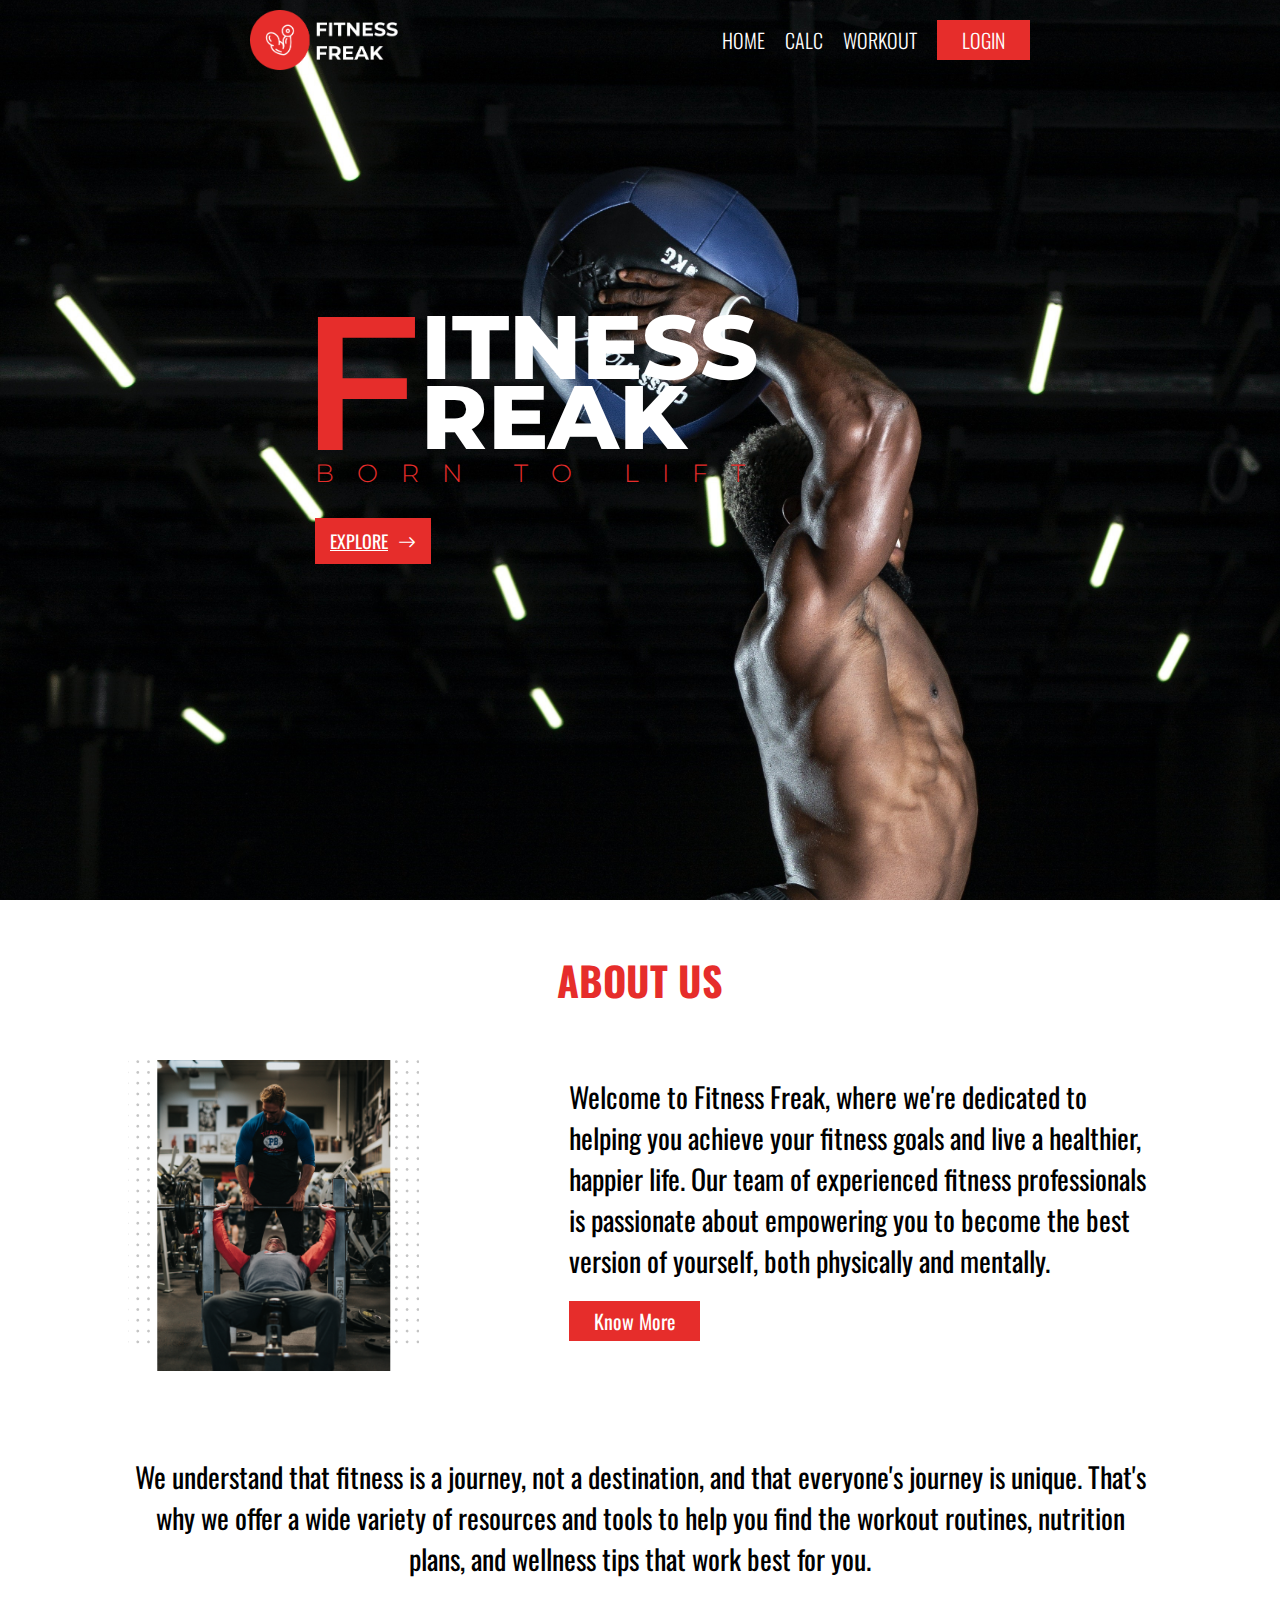
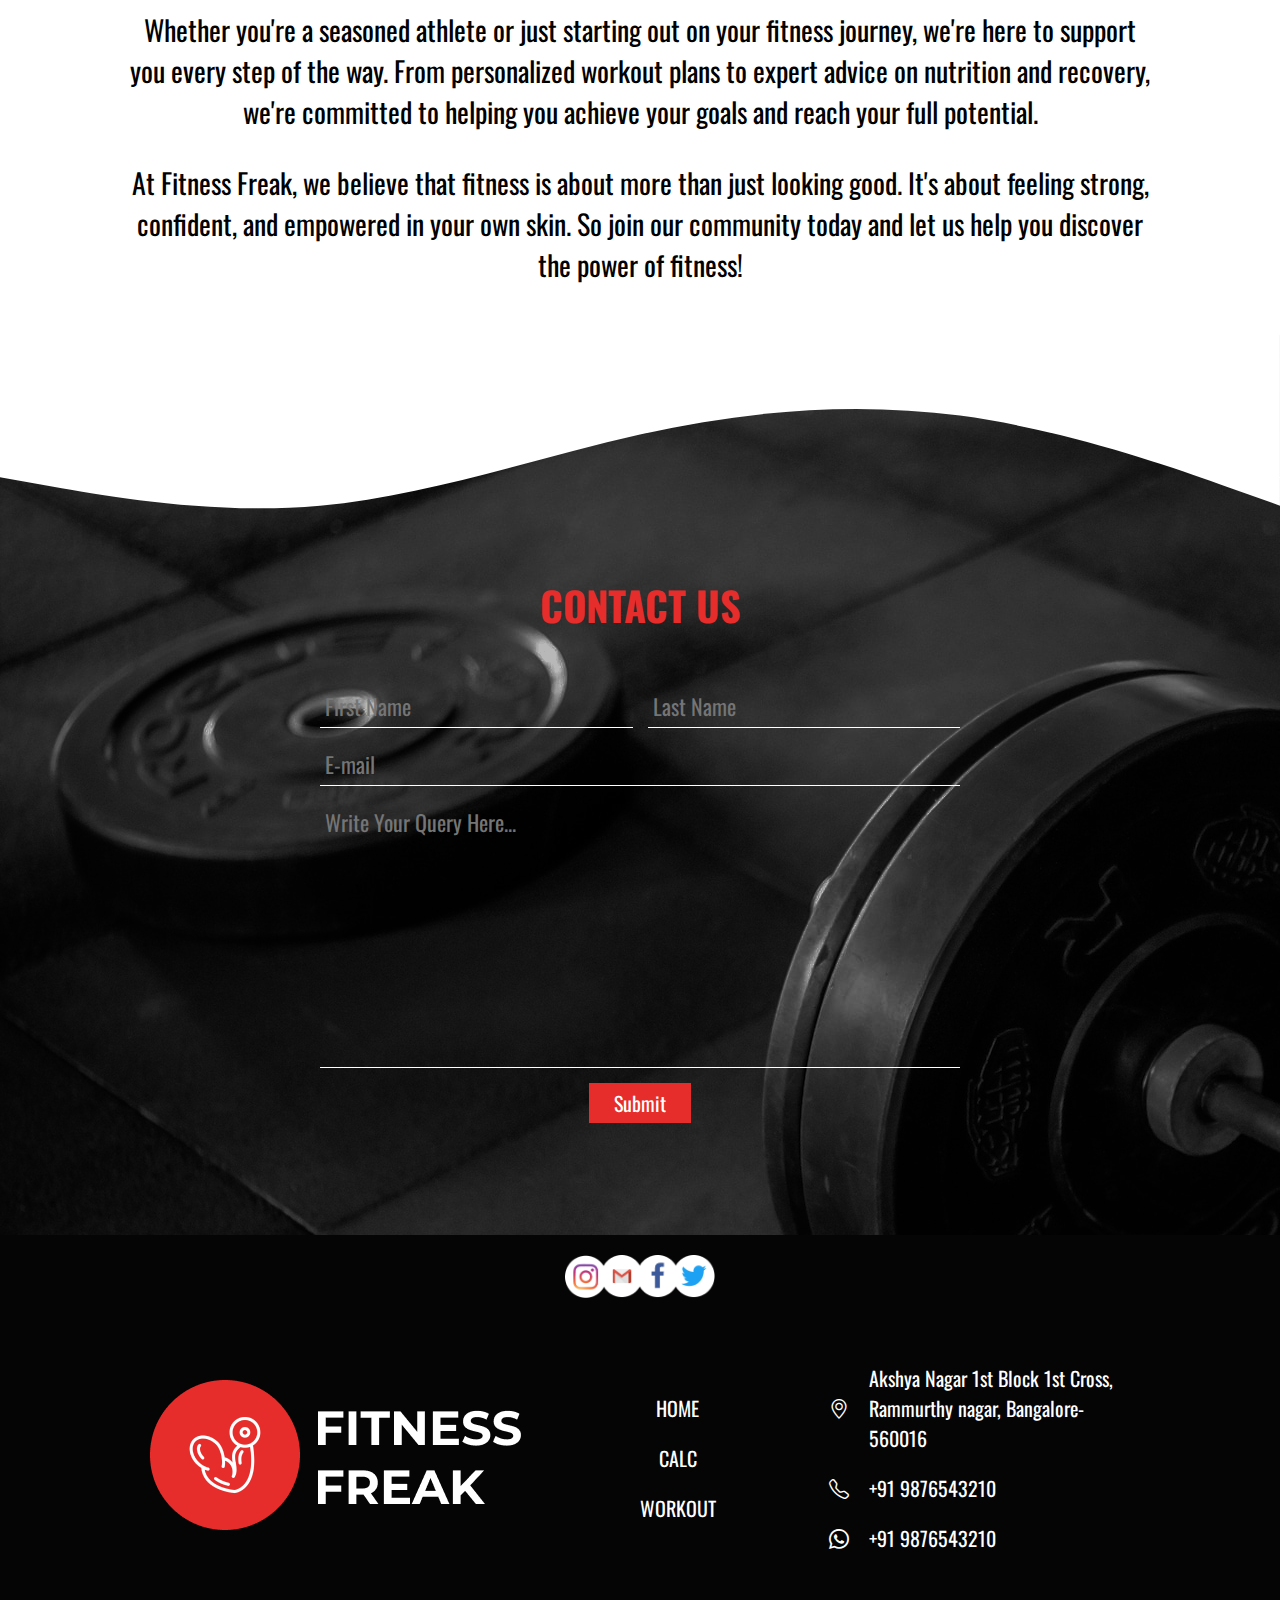
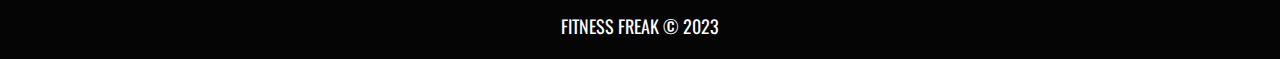
<file: index.html>
<!DOCTYPE html>
<html lang="en">
<head>
    <meta charset="UTF-8">
    <meta http-equiv="X-UA-Compatible" content="IE=edge">
    <meta name="viewport" content="width=device-width, initial-scale=1.0">
    <title>FITNESS FREAK</title>
    <link rel="stylesheet" href="styles/index.css">
</head>
<body>
    
    <div class="section-1">
        <nav>
            <img id="logo" src="images/logo.png" alt="" srcset="">
            <ul>
                <li><a href="index.html">HOME</a></li>
                <li><a href="services.html">CALC</a></li>
                <li><a href="workout.html">WORKOUT</a></li>
                <li><a href="login.html">LOGIN</a></li>
            </ul>
          </nav>
        <div class="hero-container">
            <div class="text-container">
                <span class="F">F</span>
                <div class="inner-text-container">
                    <span class="itness">ITNESS</span>
                    <span class="reak">REAK</span>
                </div>
            </div>
            <span class="tagline">BORN TO LIFT</span>
            <a href="#section-2" class="hero-button" >EXPLORE <i class="bi bi-arrow-right"></i></a>
        </div>
    </div>
    <div class="section-2" id="section-2">
        <div class="section-2-wrapper">
            <div class="about-us-container">
                <h1>ABOUT US</h1>
                <div class="about-us">
                    <div class="about-us-image">
                        <img src="images/pattern.png" alt="pattern">
                        <img src="images/aboutUs.jpg" class="about-us-overlay-image" alt="">

                    </div>
                    <div class="about-us-data">
                        <p>Welcome to Fitness Freak, where we're dedicated to helping you achieve your fitness goals and live a healthier, happier life. Our team of experienced fitness professionals is passionate about empowering you to become the best version of yourself, both physically and mentally.
                        </p>
                        <button class="about-us-know-more">Know More</button>
                    </div>
                </div>
                <div class="about-us-container-2">
                    <p>We understand that fitness is a journey, not a destination, and that everyone's journey is unique. That's why we offer a wide variety of resources and tools to help you find the workout routines, nutrition plans, and wellness tips that work best for you.</p>
                    <p>Whether you're a seasoned athlete or just starting out on your fitness journey, we're here to support you every step of the way. From personalized workout plans to expert advice on nutrition and recovery, we're committed to helping you achieve your goals and reach your full potential.</p>
                    <p>At Fitness Freak, we believe that fitness is about more than just looking good. It's about feeling strong, confident, and empowered in your own skin. So join our community today and let us help you discover the power of fitness!</p>
                </div>
            </div>
        </div>
    </div>
    <div class="section-3">
        <svg xmlns="http://www.w3.org/2000/svg" viewBox="0 0 1440 320"><path fill="#fff" fill-opacity="1" d="M0,160L60,170.7C120,181,240,203,360,192C480,181,600,139,720,112C840,85,960,75,1080,90.7C1200,107,1320,149,1380,170.7L1440,192L1440,0L1380,0C1320,0,1200,0,1080,0C960,0,840,0,720,0C600,0,480,0,360,0C240,0,120,0,60,0L0,0Z"></path></svg>
        <div class="section-3-wrapper">
            <div class="contact-us-container">
                <h1>CONTACT US</h1>
                <form action="" class="contact-us">
                    <div class="input-wrapper">
                        <input type="text" placeholder="First Name" required>
                        <input type="text" placeholder="Last Name" required>
                    </div>
                    <input type="email" placeholder="E-mail" required>
                    <textarea name="" id="" cols="30" rows="8" placeholder="Write Your Query Here..."></textarea>
                    <button class="contact-us-submit">Submit</button>
                </form> 
    
            </div>
        </div>
    </div>
    <footer>
        <div class="socials">
            <img class="footer-socials-img" src="images/Group 8.png" alt="" srcset="">
        </div>
        <div class="footer-container">
            <div class="footer-logo">
                <img src="images/logo.png" alt="" srcset="">
            </div>  
            <div class="footer-links">
                <a href="index.html">HOME</a>
                <a href="services.html">CALC</a>
                <a href="workout.html">WORKOUT</a>
            </div>
            <div class="footer-contacts">
                <div class="contacts-wrapper">
                    <i class="bi bi-geo-alt"></i>
                    <span>Akshya Nagar 1st Block 1st Cross, Rammurthy nagar, Bangalore-560016</span>
                </div>
                <div class="contacts-wrapper">
                    <i class="bi bi-telephone"></i>
                    <span>+91 9876543210</span>
                </div>
                <div class="contacts-wrapper">
                    <i class="bi bi-whatsapp"></i>
                    <span> +91 9876543210</span>
                </div>
            </div>
        </div>
        <span class="copywright">FITNESS FREAK © 2023</span>
    </footer>
</body>
</html>
</file>
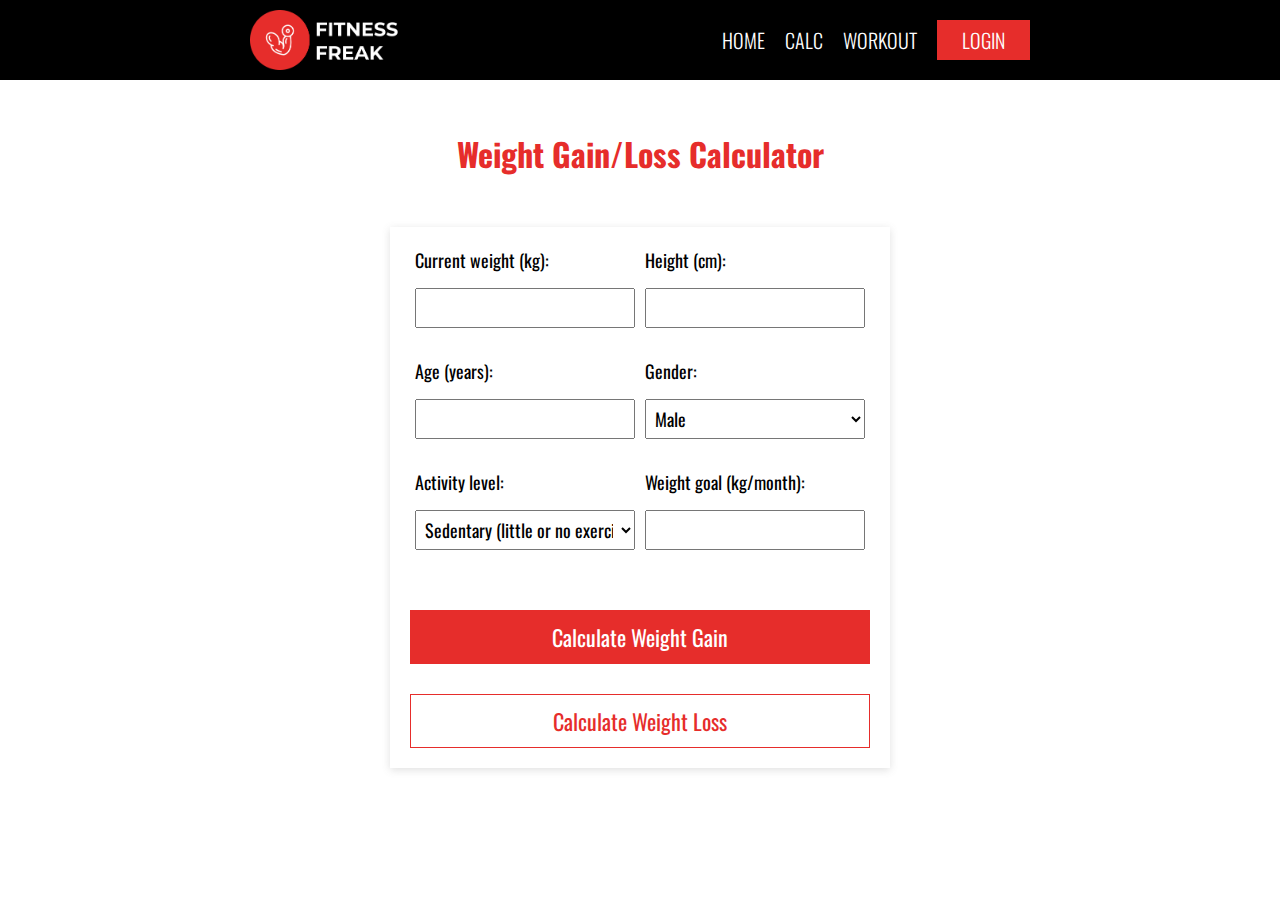
<file: services.html>
<!DOCTYPE html>
<html lang="en">
<head>
    <meta charset="UTF-8">
    <meta http-equiv="X-UA-Compatible" content="IE=edge">
    <meta name="viewport" content="width=device-width, initial-scale=1.0">
    <title>Services</title>
    <link rel="stylesheet" href="styles/index.css">
    <link rel="stylesheet" href="styles/services.css">
</head>
<body>
  <nav>
    <img id="logo" src="images/logo.png" alt="" srcset="">
    <ul>
        <li><a href="index.html">HOME</a></li>
        <li><a href="services.html">CALC</a></li>
        <li><a href="workout.html">WORKOUT</a></li>
        <li><a href="login.html">LOGIN</a></li>
    </ul>
  </nav>

  <div class="services">
    <h1>Weight Gain/Loss Calculator</h1>
    <div class="services-input-container">
      <div class="input-wrapper">
        <label for="current-weight">Current weight (kg):</label>
        <input type="number" id="current-weight">
      </div>
      <div class="input-wrapper">
        <label for="height">Height (cm):</label>
        <input type="number" id="height">
      </div>
      <div class="input-wrapper">
        <label for="age">Age (years):</label>
        <input type="number" id="age">
      </div>
      <div class="input-wrapper">
        <label for="gender">Gender:</label>
        <select id="gender">
          <option value="male">Male</option>
          <option value="female">Female</option>
        </select>
      </div>
      <div class="input-wrapper">
        <label for="activity-level">Activity level:</label>
        <select id="activity-level">
          <option value="sedentary">Sedentary (little or no exercise)</option>
          <option value="lightly-active">Lightly active (light exercise/sports 1-3 days/week)</option>
          <option value="moderately-active">Moderately active (moderate exercise/sports 3-5 days/week)</option>
          <option value="very-active">Very active (hard exercise/sports 6-7 days a week)</option>
          <option value="extra-active">Extra active (very hard exercise/sports, physical job or training twice a day)</option>
        </select>
      </div>
      <div class="input-wrapper">
        <label for="goal">Weight goal (kg/month):</label>
        <input type="number" id="goal">
      </div>
      <button class="calculate-button" onclick="calculate(1)">Calculate Weight Gain</button>
      <button class="calculate-button-loss" onclick="calculate(0)">Calculate Weight Loss</button>
    </div>
    <p id="result"></p>  
  </div>




</body>
<script>
   function calculate(n) {
  const currentWeight = Number(document.getElementById("current-weight").value);
  const height = Number(document.getElementById("height").value);
  const age = Number(document.getElementById("age").value);
  const gender = document.getElementById("gender").value;
  const activityLevel = document.getElementById("activity-level").value;
  const goal = Number(document.getElementById("goal").value);

  // Calculate BMR (Basal Metabolic Rate) using Harris-Benedict equation with height factor
  let bmr;
  if (gender === "male") {
    bmr = 88.362 + (13.397 * currentWeight) + (4.799 * height) - (5.677 * age);
  } else if (gender === "female") {
    bmr = 447.593 + (9.247 * currentWeight) + (3.098 * height) - (4.330 * age);
  }

  // Calculate daily calorie needs based on activity level
  if (activityLevel === "sedentary") {
    bmr *= 1.2;
  } else if (activityLevel === "lightly-active") {
    bmr *= 1.375;
  } else if (activityLevel === "moderately-active") {
    bmr *= 1.55;
  } else if (activityLevel === "very-active") {
    bmr *= 1.725;
  } else {
    bmr *= 1.9;
  }

  // Calculate daily calorie intake for weight gain goal
  let calorieIntake;
  let result;
  if(n){
    calorieIntake = bmr + (goal * 7700 / 30); // 7700 calories = 1 kg
    result = `Your estimated daily calorie intake for a weight gain goal of ${goal} kg/month is <b>${calorieIntake.toFixed(0)}</b> calories per day.`;
  }else{
    calorieIntake = bmr - (goal * 7700 / 30); // 7700 calories = 1 kg
    result = `Your estimated daily calorie intake for a weight loss goal of ${goal} kg/month is <b>${calorieIntake.toFixed(0)}</b> calories per day.`;
  }


  document.getElementById("result").innerHTML = result;
}

</script>
</html>
</file>
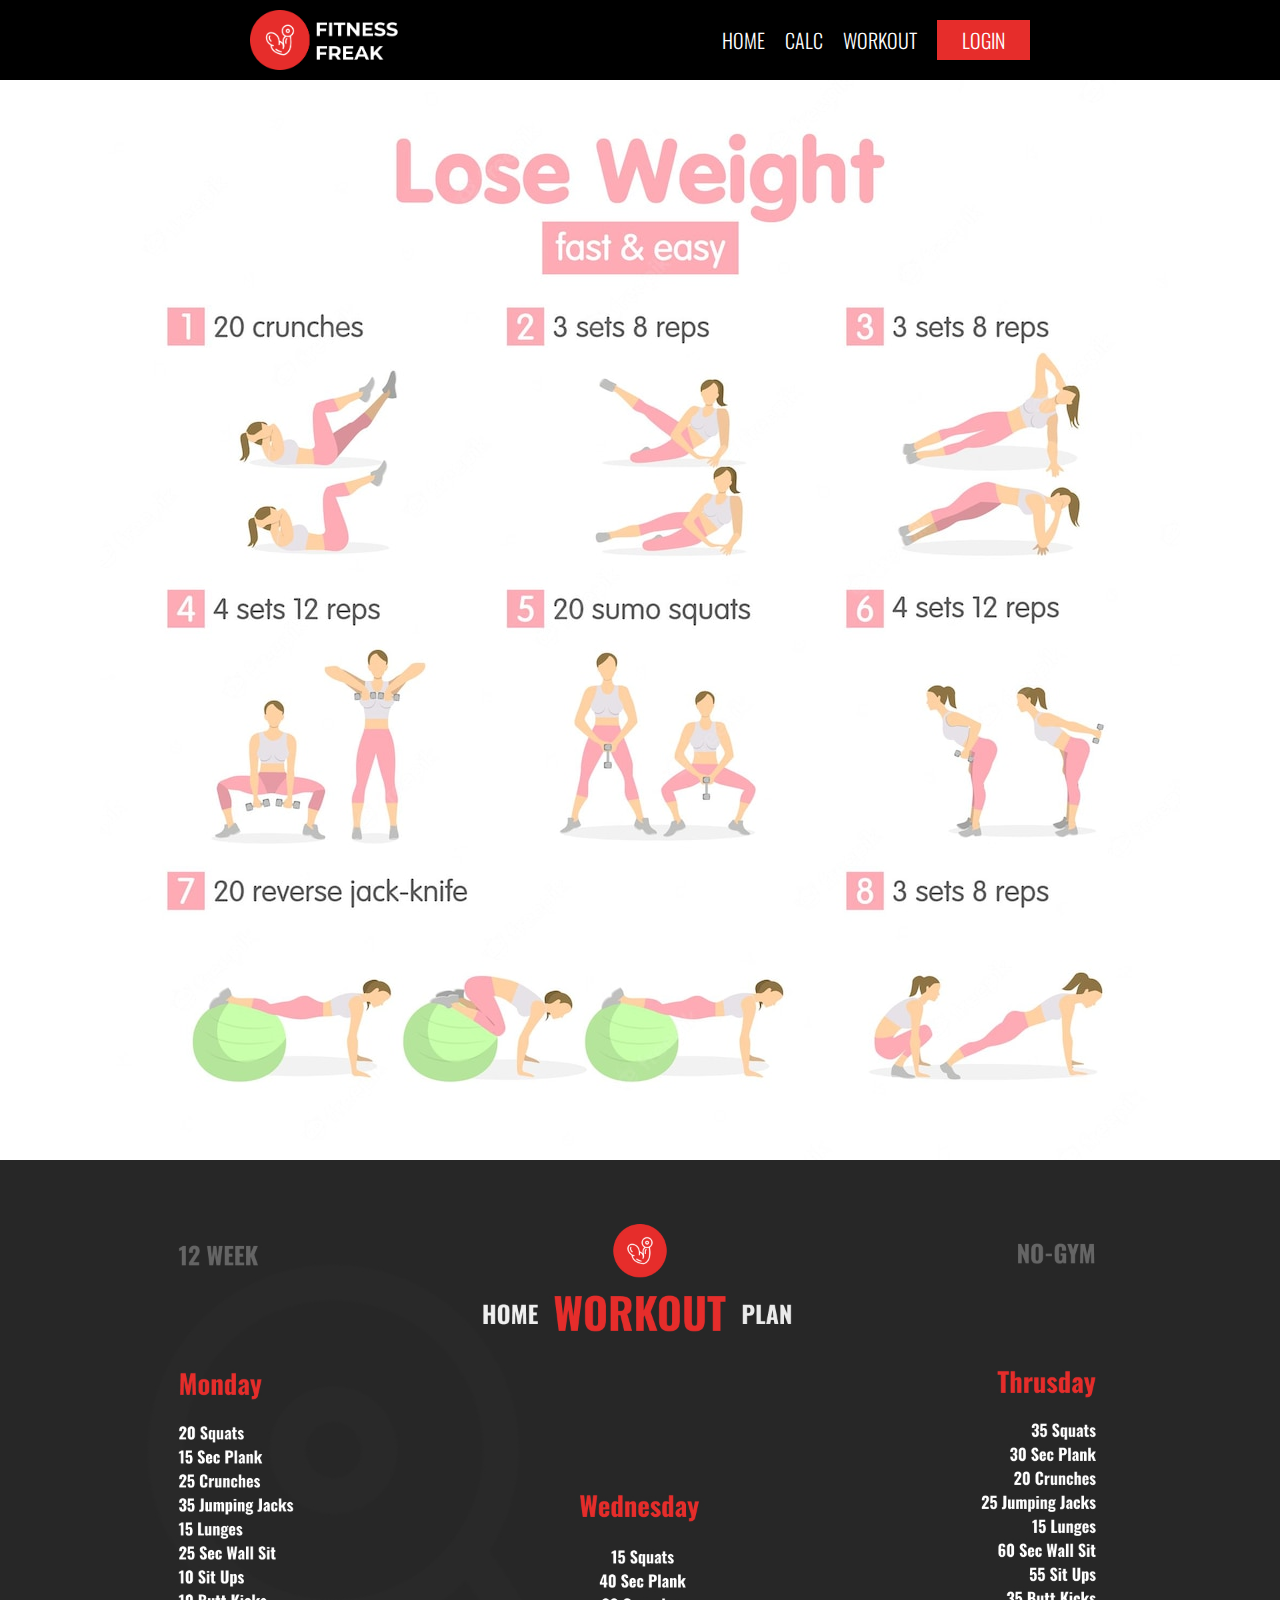
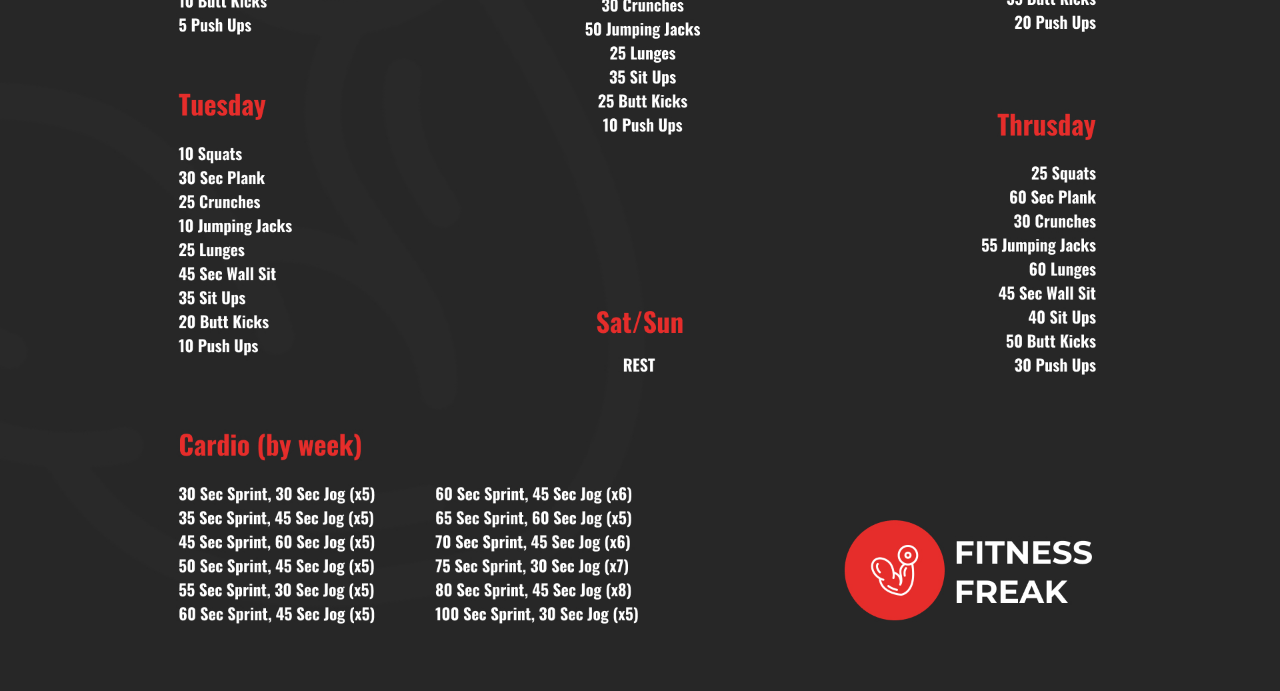
<file: workout.html>
<!DOCTYPE html>
<html lang="en">
<head>
    <meta charset="UTF-8">
    <meta http-equiv="X-UA-Compatible" content="IE=edge">
    <meta name="viewport" content="width=device-width, initial-scale=1.0">
    <title>Workout</title>
    <link rel="stylesheet" href="styles/index.css">
    <link rel="stylesheet" href="styles/workout.css">
</head>
<body>
    <nav>
        <img id="logo" src="images/logo.png" alt="" srcset="">
        <ul>
            <li><a href="index.html">HOME</a></li>
            <li><a href="services.html">CALC</a></li>
            <li><a href="workout.html">WORKOUT</a></li>
            <li><a href="login.html">LOGIN</a></li>
        </ul>
      </nav>
      <div class="workout-container">
        <img src="images/workoutYoga.jpg" alt="" srcset="" id="yoga-img">
        <img src="images/workout.jpg" alt="" id="workout-plan">
      </div>
</body>
</html>
</file>
<file: styles/index.css>
@import url('https://fonts.googleapis.com/css2?family=Montserrat:wght@100;200;300;400;500;600;800&family=Oswald:wght@200;300;400;500&display=swap');
@import url("https://cdn.jsdelivr.net/npm/bootstrap-icons@1.10.4/font/bootstrap-icons.css");

:root{
    --main : #E62D2B;
}
*{
    padding: 0;
    margin: 0;
    font-family: 'Oswald', sans-serif;
    box-sizing: border-box;
}
html{
    scroll-behavior: smooth;
}
nav{
    display: flex;
    justify-content: space-between;
    align-items: center;
    height: 80px;
    background-color: transparent;
    padding: 0 250px;
}
nav #logo{
    width: 150px;
}
nav ul{
    display: flex;
    align-items: center;
    gap: 20px;
    text-decoration: none;
}
nav ul li {
    font-size: 20px;
    font-weight: 300;
    list-style: none;
    
}
nav ul li a{
    color: white;
    text-decoration: none;
    
}
nav ul li:last-child{
    background-color: var(--main);
    color: white;
    padding: 0px 20px;
    border: 5px solid var(--main);
}
.section-1{
    width: 100%;
    height:100vh;
    background-image:url(../images/hero.jpg) ;
    background-size: cover;
    background-position: center;
}
.hero-container{
    width: max-content;
    height: calc(100% - 80px);
    display: flex;
    flex-direction: column;
    justify-content: center;
    align-items: flex-start;
    padding: 0 250px;
    
}
.text-container{
    width: auto;
    height: auto;
    display: flex;
    align-items: center;
    margin-top: -150px;
    margin-left: 50px;

}
.text-container .F{
    font-size: 190px;
    font-family: 'Montserrat', sans-serif;
    font-weight: 600;
    color: var(--main);
    
}
.inner-text-container{
    display: flex;
    flex-direction: column;
}
.inner-text-container .itness , .inner-text-container .reak{
    font-size: 90px;
    font-family: 'Montserrat', sans-serif;
    font-weight: 800;
    line-height: 70px;
    color: white;
}
.tagline{
    color: var(--main);
    font-family: 'Montserrat', sans-serif;
    font-weight: 300;
    font-size: 25px;
    letter-spacing: 23px;
    margin-left: 65px;
    margin-top: -40px;
}
.hero-button{
    background-color: var(--main);
    margin-left: 65px;
    margin-top: 30px;
    color: white;
    padding: 5px 10px;
    font-size: 18px;
    border: 5px solid var(--main);
    cursor: pointer;
    display: flex;
    gap: 10px;
    transition: 0.5s ease-in-out;
}
.hero-button:hover{
    gap: 25px;
}
.section-2{
    width: 100%;
    min-height: 100vh;
    
}
.section-2-wrapper{
    width: 80%;
    margin: 0 auto; 
}
.about-us-container,.contact-us-container{
    display: flex;
    justify-content: center;
    align-items: center;
    flex-direction: column;
    padding: 50px 0;
}
.about-us-container h1, .contact-us-container h1{
    color: var(--main);
    font-size: 40px;
}
.about-us{
    display: flex;
    width: 100%;
    justify-content: space-between;
    gap: 150px;
    margin: 50px 0;

}
.about-us-image{
    width: 50%;
    position: relative;
}
.about-us-image img{
    width: 100%;
}
.about-us-image .about-us-overlay-image{
    position: absolute;
    left: -10%;
    width: 80%;
    height: 105%;
    object-fit: cover;
    object-position: top;
    transform: translate(25%,0);
}
.about-us-data{
    
    width: 100%;
    display: flex;
    justify-content: center;
    flex-direction: column;
    gap: 20px;
}
.about-us-know-more{
    background-color: var(--main);
    color: white;
    padding: 0px 20px;
    border: 5px solid var(--main);
    width: fit-content;
    font-size: 20px;
    cursor: pointer;
}
.about-us-data p {
    font-size: 28px;
}
.about-us-container-2{
    display: flex;
    flex-direction: column;
    justify-content: center;
    align-items: center;
    margin-top: 50px;
}
.about-us-container-2 p {
    font-size: 28px;
    text-align: center;
}
.about-us-container-2 > *:not(:last-child) {
    margin-bottom: 30px;
}
.section-3{
    min-height: 100vh;
    width: 100%;
    background-image: url(../images/contact.png);
}
.section-3-wrapper{
    width: 50%;
    margin: 0 auto;
    
}
.contact-us{
    display: flex;
    flex-direction: column;
    justify-content: center;
    align-items: center;
    width: 100%;
    height: 100%;
    margin-top: 50px;
    gap: 15px;
}
.input-wrapper{
    display: flex;
    flex-direction: row;
    width: 100%;
    gap: 15px;

}
.contact-us input, .contact-us textarea{
    width: 100%;
}
.contact-us textarea{
    height: 50%;
}
.contact-us input, .contact-us textarea{
    background: transparent;
    border: none;
    border-bottom: 1px solid white;
    padding: 5px 5px;
    font-size: 22px;
    color: white;
    resize: none;
    outline: none;
}
.contact-us-container{
    margin-top: -100px;
    height: 100%;
}
.contact-us-submit{
    background-color: var(--main);
    color: white;
    padding: 0px 20px;
    border: 5px solid var(--main);
    width: fit-content;
    font-size: 20px;
    cursor: pointer;
}
footer{
    background-color: rgb(5, 5, 5);
    display: flex;
    flex-direction: column;
    width: 100%;
    height: auto;
    justify-content: center;
    align-items: center;
    padding: 20px 150px;
}
.footer-socials-img{
    width: 150px;
}
.footer-container{
    display: flex;
    flex-direction: row;
    justify-content: center;
    align-items: center;
    width: 100%;
    margin: 50px 0;
}
.footer-logo,.footer-links,.footer-contacts{
    width: 100%;
}
.footer-links,.footer-contacts{
    display: flex;
    flex-direction: column;
    justify-content: center;
    align-items: center;
    height: 100%;
}
.footer-links a{
    padding: 10px 0;
    text-decoration: none;
    color: white;
    font-size: 20px;
}
.footer-contacts {
    align-items: flex-start;
    height: 100%;
}
.contacts-wrapper{
    display: flex;
    flex-direction: row;
    justify-content: start;
    align-items: center;
    color: white;
    gap: 50px 20px;
    padding: 10px 0;
    font-size: 20px;
}
.copywright{
    color: white;
    font-size: 18px;
}
</file>
<file: styles/services.css>
nav{
    background-color: black;
}
.services{
    display: flex;
    flex-direction: column;
    justify-content: flex-start;
    align-items: center;
    padding: 50px 50px;
    width: 100%;
}
.services h1{
    color: var(--main);

}
.services-input-container{
    display: flex;
    flex-direction: row;
    justify-content: center;
    align-items: center;
    width: 500px;
    margin-top: 50px;
    background-color: white;
    padding: 20px 20px;
    flex-wrap: wrap;
    gap: 30px 10px;
    box-shadow: rgba(99, 99, 99, 0.2) 0px 2px 8px 0px;

}
.input-wrapper{
    display: flex;
    flex-direction: column;
    width: calc(50% - 10px) ;
}
label{
    font-size: 18px;
}
input,select{
    padding: 5px 5px;
    font-size: 18px;
    width: 100%;
}
.calculate-button{
    border: 1px solid var(--main);
    background-color: var(--main);
    color: white;
    font-size: 22px;
    padding: 10px 0;
    margin-top: 30px;
    width: 100%;
}
.calculate-button-loss{
    margin-top: 0;
    background-color: white;
    color: var(--main);
    border: 1px solid var(--main);
    width: 100%;
    padding: 10px 0;
    font-size: 22px;
}
#result{
    font-size: 30px;
    margin-top: 20px;
}
</file>
<file: styles/workout.css>
nav{
    background-color: black;
}
.workout-container{
    width: 100%;
    height: auto;
    display: flex;
    flex-direction: column;
    justify-content: center;
    align-items: center;
}
#workout-plan{
    width: 100%;
}
</file>
